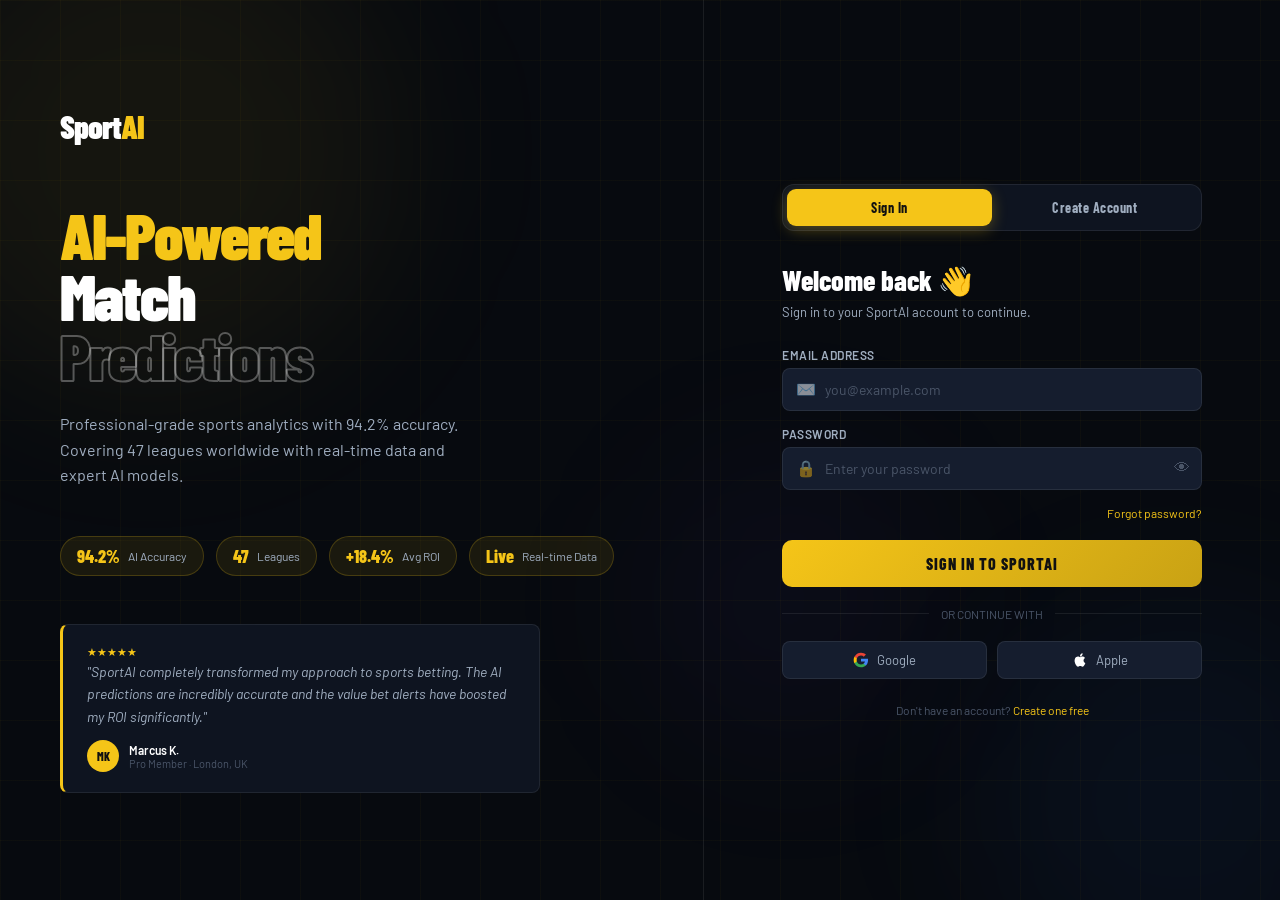
<file: Auth.html>
<!DOCTYPE html>
<html lang="en">
<head>
<meta charset="UTF-8">
<meta name="viewport" content="width=device-width, initial-scale=1.0">
<title>SportAI — Login</title>
<link rel="preconnect" href="https://fonts.googleapis.com">
<link href="https://fonts.googleapis.com/css2?family=Barlow+Condensed:wght@400;600;700;800;900&family=Barlow:wght@300;400;500;600&display=swap" rel="stylesheet">
<style>
  *, *::before, *::after { box-sizing: border-box; margin: 0; padding: 0; }

  :root {
    --gold: #f5c518;
    --gold-dim: #c9a214;
    --red: #e53935;
    --green: #00e676;
    --blue: #2979ff;
    --purple: #7c4dff;
    --bg-deep: #070a0f;
    --bg-card: #0e1420;
    --bg-input: #151d2e;
    --border: rgba(255,255,255,0.08);
    --text-1: #ffffff;
    --text-2: #a0aec0;
    --text-3: #4a5568;
    --f-cond: 'Barlow Condensed', sans-serif;
    --f-body: 'Barlow', sans-serif;
  }

  body {
    font-family: var(--f-body);
    background: var(--bg-deep);
    color: var(--text-1);
    min-height: 100vh;
    display: flex;
    overflow: hidden;
  }

  /* BG ANIMATED GRID */
  .bg-grid {
    position: fixed; inset: 0; z-index: 0;
    background-image:
      linear-gradient(rgba(245,197,24,0.03) 1px, transparent 1px),
      linear-gradient(90deg, rgba(245,197,24,0.03) 1px, transparent 1px);
    background-size: 60px 60px;
    animation: gridDrift 20s linear infinite;
  }
  @keyframes gridDrift { from { background-position: 0 0; } to { background-position: 60px 60px; } }

  .bg-orb {
    position: fixed; border-radius: 50%; filter: blur(80px); pointer-events: none;
  }
  .bg-orb-1 { width: 500px; height: 500px; background: rgba(245,197,24,0.06); top: -100px; left: -100px; animation: orbFloat 8s ease-in-out infinite; }
  .bg-orb-2 { width: 400px; height: 400px; background: rgba(41,121,255,0.05); bottom: -100px; right: -100px; animation: orbFloat 10s ease-in-out infinite reverse; }
  .bg-orb-3 { width: 300px; height: 300px; background: rgba(124,77,255,0.04); top: 50%; left: 50%; animation: orbFloat 12s ease-in-out infinite; }
  @keyframes orbFloat {
    0%, 100% { transform: translateY(0) scale(1); }
    50% { transform: translateY(-30px) scale(1.05); }
  }

  /* LEFT PANEL */
  .left-panel {
    flex: 0 0 55%;
    position: relative;
    z-index: 1;
    display: flex;
    flex-direction: column;
    justify-content: center;
    padding: 60px;
    border-right: 1px solid var(--border);
  }

  .brand-logo {
    font-family: var(--f-cond);
    font-size: 32px;
    font-weight: 900;
    letter-spacing: -1px;
    margin-bottom: 60px;
  }
  .brand-logo span { color: var(--gold); }

  .left-headline {
    font-family: var(--f-cond);
    font-size: clamp(42px, 5vw, 72px);
    font-weight: 900;
    line-height: 0.95;
    letter-spacing: -2px;
    margin-bottom: 24px;
  }
  .left-headline .hl-gold { color: var(--gold); display: block; }
  .left-headline .hl-outline {
    -webkit-text-stroke: 2px rgba(255,255,255,0.3);
    color: transparent;
    display: block;
  }

  .left-sub {
    color: var(--text-2);
    font-size: 16px;
    line-height: 1.6;
    max-width: 420px;
    margin-bottom: 48px;
  }

  .stats-pills {
    display: flex;
    gap: 12px;
    flex-wrap: wrap;
    margin-bottom: 48px;
  }
  .stat-pill {
    background: rgba(245,197,24,0.08);
    border: 1px solid rgba(245,197,24,0.2);
    border-radius: 100px;
    padding: 8px 16px;
    display: flex;
    align-items: center;
    gap: 8px;
  }
  .sp-val { font-family: var(--f-cond); font-size: 18px; font-weight: 800; color: var(--gold); }
  .sp-lbl { font-size: 12px; color: var(--text-2); }

  .testimonial {
    background: var(--bg-card);
    border: 1px solid var(--border);
    border-left: 3px solid var(--gold);
    border-radius: 8px;
    padding: 20px 24px;
    max-width: 480px;
  }
  .test-text { font-size: 14px; color: var(--text-2); line-height: 1.6; font-style: italic; margin-bottom: 12px; }
  .test-author { display: flex; align-items: center; gap: 10px; }
  .test-avatar { width: 32px; height: 32px; border-radius: 50%; background: var(--gold); color: #111; font-family: var(--f-cond); font-size: 12px; font-weight: 800; display: flex; align-items: center; justify-content: center; }
  .test-name { font-size: 12px; font-weight: 600; }
  .test-info { font-size: 11px; color: var(--text-3); }
  .stars { color: var(--gold); font-size: 11px; margin-bottom: 2px; }

  /* RIGHT PANEL (FORM) */
  .right-panel {
    flex: 1;
    position: relative;
    z-index: 1;
    display: flex;
    align-items: center;
    justify-content: center;
    padding: 40px 48px;
  }

  .auth-box {
    width: 100%;
    max-width: 420px;
  }

  .auth-tabs {
    display: flex;
    background: var(--bg-card);
    border: 1px solid var(--border);
    border-radius: 12px;
    padding: 4px;
    margin-bottom: 32px;
  }
  .auth-tab {
    flex: 1;
    padding: 10px;
    text-align: center;
    font-family: var(--f-cond);
    font-size: 14px;
    font-weight: 700;
    letter-spacing: 0.5px;
    border-radius: 9px;
    cursor: pointer;
    border: none;
    background: transparent;
    color: var(--text-2);
    transition: all 0.2s;
  }
  .auth-tab.active {
    background: var(--gold);
    color: #111;
    box-shadow: 0 4px 15px rgba(245,197,24,0.3);
  }

  .form-panel { display: none; animation: fadeUp 0.3s ease; }
  .form-panel.active { display: block; }
  @keyframes fadeUp { from { opacity: 0; transform: translateY(10px); } to { opacity: 1; transform: translateY(0); } }

  .form-title {
    font-family: var(--f-cond);
    font-size: 28px;
    font-weight: 800;
    margin-bottom: 6px;
  }
  .form-sub { font-size: 13px; color: var(--text-2); margin-bottom: 28px; }

  .field-group { margin-bottom: 16px; }
  .field-label { display: block; font-size: 12px; font-weight: 600; color: var(--text-2); margin-bottom: 6px; letter-spacing: 0.5px; text-transform: uppercase; }

  .field-wrap {
    position: relative;
    display: flex;
    align-items: center;
  }
  .field-icon {
    position: absolute;
    left: 14px;
    font-size: 16px;
    pointer-events: none;
    opacity: 0.5;
  }
  .field-input {
    width: 100%;
    background: var(--bg-input);
    border: 1px solid var(--border);
    border-radius: 8px;
    color: var(--text-1);
    font-family: var(--f-body);
    font-size: 14px;
    padding: 12px 14px 12px 42px;
    outline: none;
    transition: border-color 0.2s, box-shadow 0.2s;
  }
  .field-input:focus {
    border-color: var(--gold);
    box-shadow: 0 0 0 3px rgba(245,197,24,0.12);
  }
  .field-input::placeholder { color: var(--text-3); }

  .eye-btn {
    position: absolute; right: 12px;
    background: none; border: none; cursor: pointer;
    color: var(--text-3); font-size: 16px;
    transition: color 0.2s;
  }
  .eye-btn:hover { color: var(--text-2); }

  /* PROMO CODE SECTION */
  .promo-section {
    background: linear-gradient(135deg, rgba(245,197,24,0.06), rgba(124,77,255,0.06));
    border: 1px dashed rgba(245,197,24,0.3);
    border-radius: 10px;
    padding: 16px;
    margin-bottom: 16px;
  }
  .promo-header {
    display: flex;
    align-items: center;
    gap: 8px;
    margin-bottom: 10px;
  }
  .promo-icon { font-size: 18px; }
  .promo-title { font-family: var(--f-cond); font-size: 14px; font-weight: 700; color: var(--gold); }
  .promo-sub { font-size: 11px; color: var(--text-2); flex: 1; }
  .promo-input-row { display: flex; gap: 8px; }
  .promo-input {
    flex: 1;
    background: var(--bg-input);
    border: 1px solid var(--border);
    border-radius: 6px;
    color: var(--text-1);
    font-family: var(--f-cond);
    font-size: 14px;
    font-weight: 700;
    letter-spacing: 2px;
    padding: 10px 12px;
    outline: none;
    text-transform: uppercase;
    transition: border-color 0.2s;
  }
  .promo-input:focus { border-color: var(--gold); }
  .promo-input::placeholder { color: var(--text-3); letter-spacing: 1px; font-weight: 400; }
  .promo-apply-btn {
    background: var(--gold);
    color: #111;
    border: none;
    border-radius: 6px;
    padding: 10px 16px;
    font-family: var(--f-cond);
    font-size: 13px;
    font-weight: 800;
    cursor: pointer;
    transition: all 0.2s;
    white-space: nowrap;
  }
  .promo-apply-btn:hover { background: var(--gold-dim); transform: translateY(-1px); }
  .promo-status { font-size: 11px; margin-top: 6px; display: none; }
  .promo-status.valid { color: var(--green); display: block; }
  .promo-status.invalid { color: var(--red); display: block; }
  .promo-required-notice {
    background: rgba(229, 57, 53, 0.1);
    border: 1px solid rgba(229, 57, 53, 0.3);
    border-radius: 6px;
    padding: 8px 12px;
    font-size: 12px;
    color: #ef9a9a;
    margin-bottom: 16px;
    display: flex;
    align-items: center;
    gap: 6px;
  }

  .grid-2-form { display: grid; grid-template-columns: 1fr 1fr; gap: 12px; }

  .terms-row {
    display: flex;
    align-items: flex-start;
    gap: 10px;
    margin-bottom: 20px;
  }
  .terms-checkbox { width: 16px; height: 16px; accent-color: var(--gold); margin-top: 2px; flex-shrink: 0; cursor: pointer; }
  .terms-text { font-size: 12px; color: var(--text-2); line-height: 1.5; }
  .terms-text a { color: var(--gold); text-decoration: none; }
  .terms-text a:hover { text-decoration: underline; }

  .submit-btn {
    width: 100%;
    background: linear-gradient(135deg, var(--gold), var(--gold-dim));
    color: #111;
    border: none;
    border-radius: 10px;
    padding: 14px;
    font-family: var(--f-cond);
    font-size: 16px;
    font-weight: 800;
    letter-spacing: 1px;
    cursor: pointer;
    transition: all 0.2s;
    margin-bottom: 20px;
    position: relative;
    overflow: hidden;
  }
  .submit-btn::after {
    content: '';
    position: absolute;
    inset: 0;
    background: linear-gradient(135deg, rgba(255,255,255,0.15), transparent);
    opacity: 0;
    transition: opacity 0.2s;
  }
  .submit-btn:hover { transform: translateY(-2px); box-shadow: 0 8px 25px rgba(245,197,24,0.35); }
  .submit-btn:hover::after { opacity: 1; }
  .submit-btn:active { transform: translateY(0); }
  .submit-btn:disabled { opacity: 0.6; cursor: not-allowed; transform: none; }

  .divider { display: flex; align-items: center; gap: 12px; margin-bottom: 20px; }
  .divider-line { flex: 1; height: 1px; background: var(--border); }
  .divider-text { font-size: 12px; color: var(--text-3); }

  .social-btns { display: flex; gap: 10px; margin-bottom: 24px; }
  .social-btn {
    flex: 1;
    background: var(--bg-input);
    border: 1px solid var(--border);
    border-radius: 8px;
    padding: 10px;
    display: flex;
    align-items: center;
    justify-content: center;
    gap: 8px;
    cursor: pointer;
    font-size: 13px;
    color: var(--text-2);
    transition: all 0.2s;
    font-family: var(--f-body);
  }
  .social-btn:hover { border-color: rgba(255,255,255,0.2); color: var(--text-1); background: rgba(255,255,255,0.04); }
  .social-btn img { width: 16px; height: 16px; }

  .forgot-link { display: block; text-align: right; font-size: 12px; color: var(--gold); text-decoration: none; margin-bottom: 20px; }
  .forgot-link:hover { text-decoration: underline; }

  .error-msg {
    background: rgba(229,57,53,0.1);
    border: 1px solid rgba(229,57,53,0.3);
    border-radius: 6px;
    padding: 10px 12px;
    font-size: 12px;
    color: #ef9a9a;
    margin-bottom: 16px;
    display: none;
  }
  .error-msg.show { display: flex; gap: 8px; align-items: center; }

  .success-state {
    text-align: center;
    padding: 40px 20px;
    display: none;
  }
  .success-state.show { display: block; }
  .success-icon { font-size: 56px; margin-bottom: 16px; }
  .success-title { font-family: var(--f-cond); font-size: 28px; font-weight: 800; margin-bottom: 8px; color: var(--green); }
  .success-sub { font-size: 14px; color: var(--text-2); margin-bottom: 24px; line-height: 1.6; }

  .loading-btn { display: inline-flex; align-items: center; gap: 8px; }
  .btn-spinner { width: 16px; height: 16px; border: 2px solid rgba(0,0,0,0.3); border-top-color: #111; border-radius: 50%; animation: spin 0.7s linear infinite; }
  @keyframes spin { to { transform: rotate(360deg); } }

  /* Password strength */
  .pw-strength { margin-top: 6px; }
  .pw-strength-bar { height: 3px; border-radius: 2px; background: var(--border); overflow: hidden; margin-bottom: 4px; }
  .pw-strength-fill { height: 100%; border-radius: 2px; transition: width 0.3s, background 0.3s; width: 0%; }
  .pw-strength-text { font-size: 10px; color: var(--text-3); }

  /* FORGOT PASSWORD */
  .forgot-panel {
    display: none;
    animation: fadeUp 0.3s ease;
  }
  .forgot-panel.show { display: block; }
  .back-link { display: inline-flex; align-items: center; gap: 6px; font-size: 12px; color: var(--gold); cursor: pointer; margin-bottom: 24px; background: none; border: none; font-family: var(--f-body); }
  .back-link:hover { text-decoration: underline; }

  /* RESPONSIVE */
  @media (max-width: 900px) {
    .left-panel { display: none; }
    .right-panel { padding: 32px 24px; }
    body { overflow: auto; }
  }
  @media (max-width: 480px) {
    .right-panel { padding: 24px 16px; }
    .grid-2-form { grid-template-columns: 1fr; }
    .social-btns { flex-direction: column; }
  }
</style>
</head>
<body>
<div class="bg-grid"></div>
<div class="bg-orb bg-orb-1"></div>
<div class="bg-orb bg-orb-2"></div>
<div class="bg-orb bg-orb-3"></div>

<!-- LEFT PANEL -->
<div class="left-panel">
  <div class="brand-logo">Sport<span>AI</span></div>

  <h1 class="left-headline">
    <span class="hl-gold">AI-Powered</span>
    <span>Match</span>
    <span class="hl-outline">Predictions</span>
  </h1>

  <p class="left-sub">
    Professional-grade sports analytics with 94.2% accuracy. Covering 47 leagues worldwide with real-time data and expert AI models.
  </p>

  <div class="stats-pills">
    <div class="stat-pill"><span class="sp-val">94.2%</span><span class="sp-lbl">AI Accuracy</span></div>
    <div class="stat-pill"><span class="sp-val">47</span><span class="sp-lbl">Leagues</span></div>
    <div class="stat-pill"><span class="sp-val">+18.4%</span><span class="sp-lbl">Avg ROI</span></div>
    <div class="stat-pill"><span class="sp-val">Live</span><span class="sp-lbl">Real-time Data</span></div>
  </div>

  <div class="testimonial">
    <div class="stars">★★★★★</div>
    <p class="test-text">"SportAI completely transformed my approach to sports betting. The AI predictions are incredibly accurate and the value bet alerts have boosted my ROI significantly."</p>
    <div class="test-author">
      <div class="test-avatar">MK</div>
      <div>
        <div class="test-name">Marcus K.</div>
        <div class="test-info">Pro Member · London, UK</div>
      </div>
    </div>
  </div>
</div>

<!-- RIGHT PANEL -->
<div class="right-panel">
  <div class="auth-box">

    <!-- TABS -->
    <div class="auth-tabs">
      <button class="auth-tab active" id="tab-login" onclick="switchTab('login')">Sign In</button>
      <button class="auth-tab" id="tab-signup" onclick="switchTab('signup')">Create Account</button>
    </div>

    <!-- ERROR MSG -->
    <div class="error-msg" id="error-msg">⚠️ <span id="error-text"></span></div>

    <!-- ===== LOGIN FORM ===== -->
    <div class="form-panel active" id="form-login">
      <div class="form-title">Welcome back 👋</div>
      <div class="form-sub">Sign in to your SportAI account to continue.</div>

      <div class="field-group">
        <label class="field-label">Email Address</label>
        <div class="field-wrap">
          <span class="field-icon">✉️</span>
          <input type="email" class="field-input" id="login-email" placeholder="you@example.com" autocomplete="email">
        </div>
      </div>

      <div class="field-group">
        <label class="field-label">Password</label>
        <div class="field-wrap">
          <span class="field-icon">🔒</span>
          <input type="password" class="field-input" id="login-pass" placeholder="Enter your password" autocomplete="current-password">
          <button class="eye-btn" onclick="togglePw('login-pass', this)" type="button">👁</button>
        </div>
      </div>

      <a href="#" class="forgot-link" onclick="showForgot(); return false;">Forgot password?</a>

      <button class="submit-btn" id="login-btn" onclick="handleLogin()">SIGN IN TO SPORTAI</button>

      <div class="divider"><div class="divider-line"></div><span class="divider-text">OR CONTINUE WITH</span><div class="divider-line"></div></div>

      <div class="social-btns">
        <button class="social-btn" onclick="socialAuth('Google')">
          <svg width="16" height="16" viewBox="0 0 24 24"><path fill="#4285F4" d="M22.56 12.25c0-.78-.07-1.53-.2-2.25H12v4.26h5.92c-.26 1.37-1.04 2.53-2.21 3.31v2.77h3.57c2.08-1.92 3.28-4.74 3.28-8.09z"/><path fill="#34A853" d="M12 23c2.97 0 5.46-.98 7.28-2.66l-3.57-2.77c-.98.66-2.23 1.06-3.71 1.06-2.86 0-5.29-1.93-6.16-4.53H2.18v2.84C3.99 20.53 7.7 23 12 23z"/><path fill="#FBBC05" d="M5.84 14.09c-.22-.66-.35-1.36-.35-2.09s.13-1.43.35-2.09V7.07H2.18C1.43 8.55 1 10.22 1 12s.43 3.45 1.18 4.93l2.85-2.22.81-.62z"/><path fill="#EA4335" d="M12 5.38c1.62 0 3.06.56 4.21 1.64l3.15-3.15C17.45 2.09 14.97 1 12 1 7.7 1 3.99 3.47 2.18 7.07l3.66 2.84c.87-2.6 3.3-4.53 6.16-4.53z"/></svg>
          Google
        </button>
        <button class="social-btn" onclick="socialAuth('Apple')">
          <svg width="16" height="16" viewBox="0 0 24 24" fill="white"><path d="M18.71 19.5c-.83 1.24-1.71 2.45-3.05 2.47-1.34.03-1.77-.79-3.29-.79-1.53 0-2 .77-3.27.82-1.31.05-2.3-1.32-3.14-2.53C4.25 17 2.94 12.45 4.7 9.39c.87-1.52 2.43-2.48 4.12-2.51 1.28-.02 2.5.87 3.29.87.78 0 2.26-1.07 3.8-.91.65.03 2.47.26 3.64 1.98l-.09.06c-.22.14-2.19 1.28-2.17 3.81.03 3.02 2.65 4.03 2.68 4.04-.03.07-.42 1.44-1.38 2.73M13 3.5c.73-.83 1.94-1.46 2.94-1.5.13 1.17-.34 2.35-1.04 3.19-.69.85-1.83 1.51-2.95 1.42-.15-1.15.41-2.35 1.05-3.11z"/></svg>
          Apple
        </button>
      </div>

      <div style="text-align:center;font-size:12px;color:var(--text-3)">
        Don't have an account? <a href="#" style="color:var(--gold);text-decoration:none" onclick="switchTab('signup')">Create one free</a>
      </div>
    </div>

    <!-- ===== SIGNUP FORM ===== -->
    <div class="form-panel" id="form-signup">
      <div class="form-title">Join SportAI 🚀</div>
      <div class="form-sub">A valid promo code is required to create your account.</div>

      <div class="promo-required-notice">
        🔑 Access is currently by invitation only. Enter your promo code below to unlock your account.
      </div>

      <!-- PROMO CODE -->
      <div class="promo-section">
        <div class="promo-header">
          <span class="promo-icon">🎟️</span>
          <div>
            <div class="promo-title">Promo / Access Code</div>
            <div class="promo-sub">Enter the code you received to get access</div>
          </div>
        </div>
        <div class="promo-input-row">
          <input type="text" class="promo-input" id="promo-code" placeholder="SPORT-XXXX-XXXX" maxlength="20" oninput="resetPromoStatus()">
          <button class="promo-apply-btn" onclick="applyPromo()">APPLY</button>
        </div>
        <div class="promo-status" id="promo-status"></div>
      </div>

      <div class="grid-2-form">
        <div class="field-group">
          <label class="field-label">First Name</label>
          <div class="field-wrap">
            <span class="field-icon">👤</span>
            <input type="text" class="field-input" id="su-fname" placeholder="John" autocomplete="given-name">
          </div>
        </div>
        <div class="field-group">
          <label class="field-label">Last Name</label>
          <div class="field-wrap">
            <span class="field-icon">👤</span>
            <input type="text" class="field-input" id="su-lname" placeholder="Smith" autocomplete="family-name">
          </div>
        </div>
      </div>

      <div class="field-group">
        <label class="field-label">Email Address</label>
        <div class="field-wrap">
          <span class="field-icon">✉️</span>
          <input type="email" class="field-input" id="su-email" placeholder="you@example.com" autocomplete="email">
        </div>
      </div>

      <div class="field-group">
        <label class="field-label">Password</label>
        <div class="field-wrap">
          <span class="field-icon">🔒</span>
          <input type="password" class="field-input" id="su-pass" placeholder="Min. 8 characters" autocomplete="new-password" oninput="checkPasswordStrength()">
          <button class="eye-btn" onclick="togglePw('su-pass', this)" type="button">👁</button>
        </div>
        <div class="pw-strength" id="pw-strength">
          <div class="pw-strength-bar"><div class="pw-strength-fill" id="pw-fill"></div></div>
          <div class="pw-strength-text" id="pw-text"></div>
        </div>
      </div>

      <div class="field-group">
        <label class="field-label">Confirm Password</label>
        <div class="field-wrap">
          <span class="field-icon">🔒</span>
          <input type="password" class="field-input" id="su-pass2" placeholder="Repeat your password" autocomplete="new-password">
          <button class="eye-btn" onclick="togglePw('su-pass2', this)" type="button">👁</button>
        </div>
      </div>

      <div class="terms-row">
        <input type="checkbox" class="terms-checkbox" id="su-terms">
        <label for="su-terms" class="terms-text">I agree to SportAI's <a href="#">Terms of Service</a> and <a href="#">Privacy Policy</a>. I confirm I am 18+ years old and understand that predictions are for informational purposes only.</label>
      </div>

      <button class="submit-btn" id="signup-btn" onclick="handleSignup()">CREATE MY ACCOUNT →</button>

      <div style="text-align:center;font-size:12px;color:var(--text-3)">
        Already have an account? <a href="#" style="color:var(--gold);text-decoration:none" onclick="switchTab('login')">Sign in here</a>
      </div>
    </div>

    <!-- SUCCESS STATE -->
    <div class="success-state" id="success-state">
      <div class="success-icon">🎉</div>
      <div class="success-title">You're In!</div>
      <p class="success-sub">Welcome to SportAI. Your account has been created successfully.<br>Redirecting you to your dashboard...</p>
      <div class="btn-spinner" style="margin: 0 auto; width:24px; height:24px; border:2px solid var(--border); border-top-color: var(--gold);"></div>
    </div>

    <!-- FORGOT PASSWORD -->
    <div class="forgot-panel" id="forgot-panel">
      <button class="back-link" onclick="hideForgot()">← Back to Sign In</button>
      <div class="form-title">Reset Password 🔑</div>
      <div class="form-sub">Enter your email and we'll send you a reset link.</div>
      <div class="field-group">
        <label class="field-label">Email Address</label>
        <div class="field-wrap">
          <span class="field-icon">✉️</span>
          <input type="email" class="field-input" id="reset-email" placeholder="you@example.com">
        </div>
      </div>
      <button class="submit-btn" onclick="handleReset()">SEND RESET LINK</button>
    </div>

  </div>
</div>

<script>
  // Valid promo codes (in production these would be checked server-side)
  const VALID_PROMOS = {
    'SPORTAI2026': { plan: 'Pro', discount: '1 month free' },
    'BETA100': { plan: 'Pro', discount: '100% off first month' },
    'VIP2026': { plan: 'Premium', discount: '3 months free' },
    'WELCOME50': { plan: 'Basic', discount: '50% off' },
    'FRIEND2024': { plan: 'Pro', discount: '2 weeks free trial' },
  };

  let promoValid = false;
  let promoData = null;

  function switchTab(tab) {
    document.querySelectorAll('.auth-tab').forEach(t => t.classList.remove('active'));
    document.querySelectorAll('.form-panel').forEach(p => p.classList.remove('active'));
    document.getElementById('tab-' + tab).classList.add('active');
    document.getElementById('form-' + tab).classList.add('active');
    hideError();
    document.getElementById('success-state').classList.remove('show');
    document.getElementById('forgot-panel').classList.remove('show');
  }

  function showError(msg) {
    const el = document.getElementById('error-msg');
    document.getElementById('error-text').textContent = msg;
    el.classList.add('show');
  }
  function hideError() {
    document.getElementById('error-msg').classList.remove('show');
  }

  function togglePw(id, btn) {
    const input = document.getElementById(id);
    input.type = input.type === 'password' ? 'text' : 'password';
    btn.textContent = input.type === 'password' ? '👁' : '🙈';
  }

  function applyPromo() {
    const code = document.getElementById('promo-code').value.trim().toUpperCase();
    const statusEl = document.getElementById('promo-status');

    if (!code) { showPromoStatus('Please enter a promo code.', false); return; }

    // Simulate async check
    statusEl.textContent = '⏳ Checking...';
    statusEl.className = 'promo-status valid';

    setTimeout(() => {
      if (VALID_PROMOS[code]) {
        promoValid = true;
        promoData = VALID_PROMOS[code];
        showPromoStatus(`✅ Valid code! ${promoData.plan} Plan — ${promoData.discount}`, true);
        document.getElementById('promo-code').style.borderColor = 'var(--green)';
      } else {
        promoValid = false;
        promoData = null;
        showPromoStatus('❌ Invalid or expired promo code. Please try again.', false);
        document.getElementById('promo-code').style.borderColor = 'var(--red)';
      }
    }, 800);
  }

  function showPromoStatus(msg, valid) {
    const el = document.getElementById('promo-status');
    el.textContent = msg;
    el.className = 'promo-status ' + (valid ? 'valid' : 'invalid');
  }

  function resetPromoStatus() {
    promoValid = false;
    document.getElementById('promo-status').className = 'promo-status';
    document.getElementById('promo-code').style.borderColor = '';
  }

  function checkPasswordStrength() {
    const pw = document.getElementById('su-pass').value;
    const fill = document.getElementById('pw-fill');
    const text = document.getElementById('pw-text');

    let strength = 0;
    if (pw.length >= 8) strength++;
    if (/[A-Z]/.test(pw)) strength++;
    if (/[0-9]/.test(pw)) strength++;
    if (/[^A-Za-z0-9]/.test(pw)) strength++;

    const levels = [
      { w: '0%', c: 'transparent', t: '' },
      { w: '25%', c: '#e53935', t: 'Weak' },
      { w: '50%', c: '#ff9800', t: 'Fair' },
      { w: '75%', c: '#2979ff', t: 'Good' },
      { w: '100%', c: '#00e676', t: 'Strong 💪' },
    ];
    const lvl = levels[strength] || levels[0];
    fill.style.width = lvl.w;
    fill.style.background = lvl.c;
    text.textContent = lvl.t;
    text.style.color = lvl.c;
  }

  function handleLogin() {
    hideError();
    const email = document.getElementById('login-email').value.trim();
    const pass = document.getElementById('login-pass').value;

    if (!email || !pass) { showError('Please enter your email and password.'); return; }
    if (!/^[^\s@]+@[^\s@]+\.[^\s@]+$/.test(email)) { showError('Please enter a valid email address.'); return; }

    const btn = document.getElementById('login-btn');
    btn.innerHTML = '<span class="loading-btn"><div class="btn-spinner"></div> Signing in...</span>';
    btn.disabled = true;

    setTimeout(() => {
      // Simulate auth — in production, call your API
      const stored = localStorage.getItem('sportai_user');
      if (stored) {
        const user = JSON.parse(stored);
        if (user.email === email) {
          localStorage.setItem('sportai_session', JSON.stringify({ email, name: user.name, loggedIn: true }));
          window.location.href = 'index.html';
          return;
        }
      }
      // Demo: allow any login with demo@sportai.com / password
      if (email === 'demo@sportai.com' && pass === 'password') {
        localStorage.setItem('sportai_session', JSON.stringify({ email, name: 'Demo User', loggedIn: true }));
        window.location.href = 'index.html';
        return;
      }
      btn.innerHTML = 'SIGN IN TO SPORTAI';
      btn.disabled = false;
      showError('Incorrect email or password. Try demo@sportai.com / password');
    }, 1500);
  }

  function handleSignup() {
    hideError();
    const fname = document.getElementById('su-fname').value.trim();
    const lname = document.getElementById('su-lname').value.trim();
    const email = document.getElementById('su-email').value.trim();
    const pass = document.getElementById('su-pass').value;
    const pass2 = document.getElementById('su-pass2').value;
    const terms = document.getElementById('su-terms').checked;
    const promoCode = document.getElementById('promo-code').value.trim().toUpperCase();

    if (!promoCode) { showError('A promo code is required to create an account.'); return; }
    if (!promoValid) { showError('Please apply and validate your promo code first.'); return; }
    if (!fname || !lname) { showError('Please enter your full name.'); return; }
    if (!/^[^\s@]+@[^\s@]+\.[^\s@]+$/.test(email)) { showError('Please enter a valid email address.'); return; }
    if (pass.length < 8) { showError('Password must be at least 8 characters.'); return; }
    if (pass !== pass2) { showError('Passwords do not match.'); return; }
    if (!terms) { showError('Please accept the Terms of Service to continue.'); return; }

    const btn = document.getElementById('signup-btn');
    btn.innerHTML = '<span class="loading-btn"><div class="btn-spinner"></div> Creating account...</span>';
    btn.disabled = true;

    setTimeout(() => {
      // Store user
      const user = { email, name: fname + ' ' + lname, plan: promoData.plan, promoCode, createdAt: new Date().toISOString() };
      localStorage.setItem('sportai_user', JSON.stringify(user));
      localStorage.setItem('sportai_session', JSON.stringify({ email, name: user.name, loggedIn: true }));

      // Show success
      document.getElementById('form-signup').classList.remove('active');
      document.getElementById('success-state').classList.add('show');

      setTimeout(() => { window.location.href = 'index.html'; }, 2500);
    }, 1800);
  }

  function handleReset() {
    const email = document.getElementById('reset-email').value.trim();
    if (!/^[^\s@]+@[^\s@]+\.[^\s@]+$/.test(email)) { showError('Please enter a valid email.'); return; }
    showError('');
    alert('📧 If this email exists, a reset link has been sent. Check your inbox.');
    hideForgot();
  }

  function showForgot() {
    document.getElementById('form-login').classList.remove('active');
    document.getElementById('forgot-panel').classList.add('show');
    hideError();
  }
  function hideForgot() {
    document.getElementById('forgot-panel').classList.remove('show');
    document.getElementById('form-login').classList.add('active');
  }

  function socialAuth(provider) {
    alert(`${provider} OAuth would be configured here with your provider credentials.`);
  }

  // Check if already logged in
  const session = localStorage.getItem('sportai_session');
  if (session) {
    try {
      const s = JSON.parse(session);
      if (s.loggedIn) window.location.href = 'index.html';
    } catch(e) {}
  }

  // Allow Enter key
  document.addEventListener('keydown', e => {
    if (e.key === 'Enter') {
      const activeTab = document.querySelector('.auth-tab.active')?.id;
      if (activeTab === 'tab-login') handleLogin();
      else if (activeTab === 'tab-signup') handleSignup();
    }
  });
</script>
</body>
</html>
</file>
